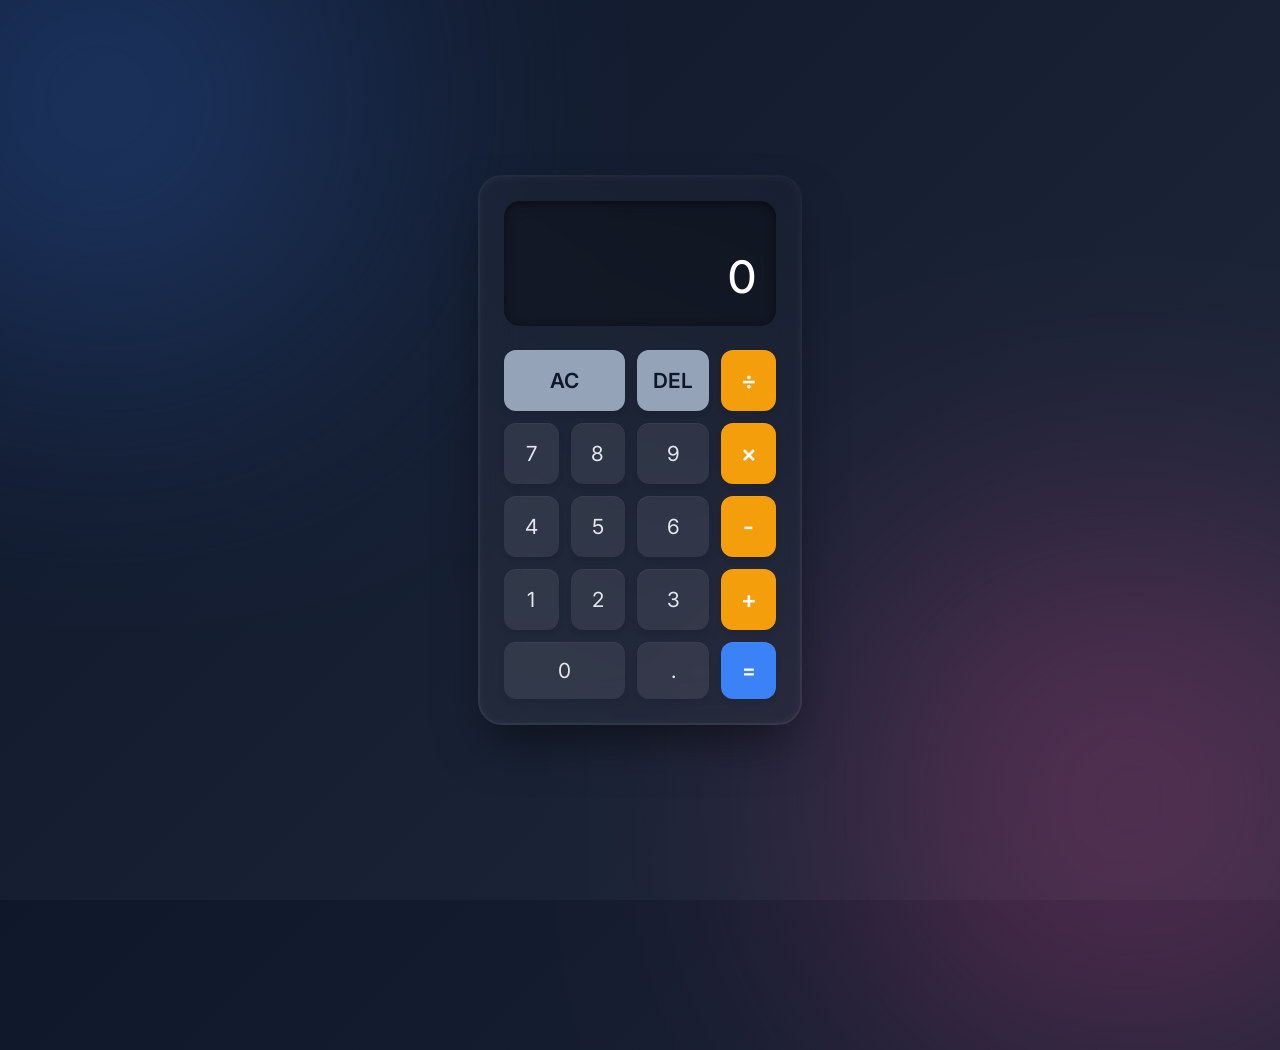
<file: calculator-web/index.html>
<!DOCTYPE html>
<html lang="en">
<head>
    <meta charset="UTF-8">
    <meta name="viewport" content="width=device-width, initial-scale=1.0">
    <title>Premium Calculator</title>
    <meta name="description" content="A beautiful and dynamic web calculator.">
    <link rel="stylesheet" href="style.css">
    <link href="https://fonts.googleapis.com/css2?family=Inter:wght@300;400;500;600&display=swap" rel="stylesheet">
</head>
<body>
    <div class="calculator-container">
        <div class="calculator">
            <div class="display">
                <div class="previous-operand" id="previous-operand"></div>
                <div class="current-operand" id="current-operand">0</div>
            </div>
            <div class="keypad">
                <button class="btn btn-action span-two" data-action="clear">AC</button>
                <button class="btn btn-action" data-action="delete">DEL</button>
                <button class="btn btn-operator" data-action="operation">÷</button>
                
                <button class="btn" data-action="number">7</button>
                <button class="btn" data-action="number">8</button>
                <button class="btn" data-action="number">9</button>
                <button class="btn btn-operator" data-action="operation">×</button>
                
                <button class="btn" data-action="number">4</button>
                <button class="btn" data-action="number">5</button>
                <button class="btn" data-action="number">6</button>
                <button class="btn btn-operator" data-action="operation">-</button>
                
                <button class="btn" data-action="number">1</button>
                <button class="btn" data-action="number">2</button>
                <button class="btn" data-action="number">3</button>
                <button class="btn btn-operator" data-action="operation">+</button>
                
                <button class="btn span-two" data-action="number">0</button>
                <button class="btn" data-action="number">.</button>
                <button class="btn btn-equals" data-action="evaluate">=</button>
            </div>
        </div>
    </div>
    <script src="script.js"></script>
</body>
</html>
</file>
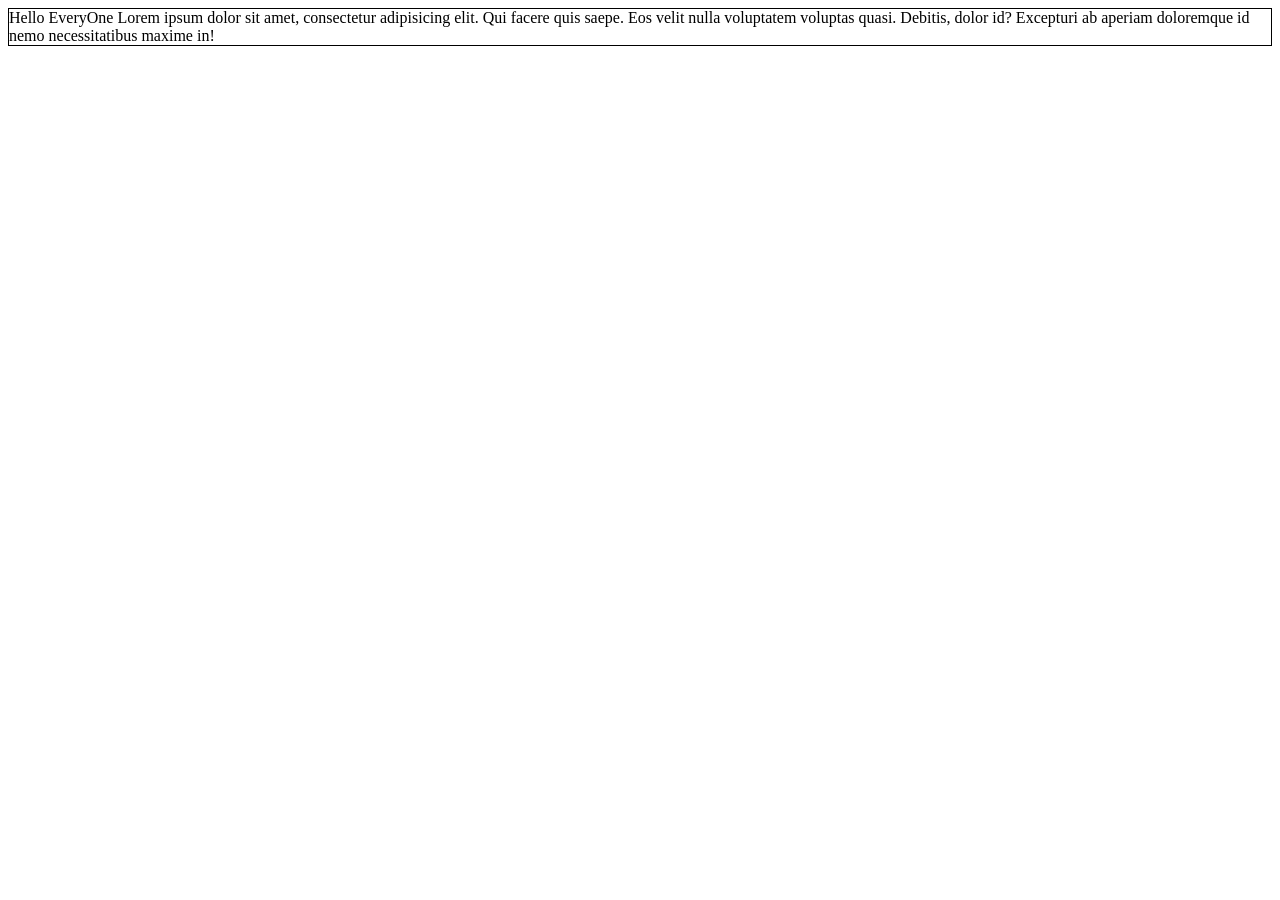
<file: .devcontainer/CSS/Dimension/index.html>
<!DOCTYPE html>
<html lang="en">
<head>
    <meta charset="UTF-8">
    <meta name="viewport" content="width=device-width, initial-scale=1.0">
    <title>Dimension </title>
    <link rel="stylesheet" href="style.css">
</head>
<body>
    <div class="box">Hello EveryOne Lorem ipsum dolor sit amet, consectetur adipisicing elit. Qui facere quis saepe. Eos velit nulla voluptatem voluptas quasi. Debitis, dolor id? Excepturi ab aperiam doloremque id nemo necessitatibus maxime in!
    </div>
</body>
</html>
</file>
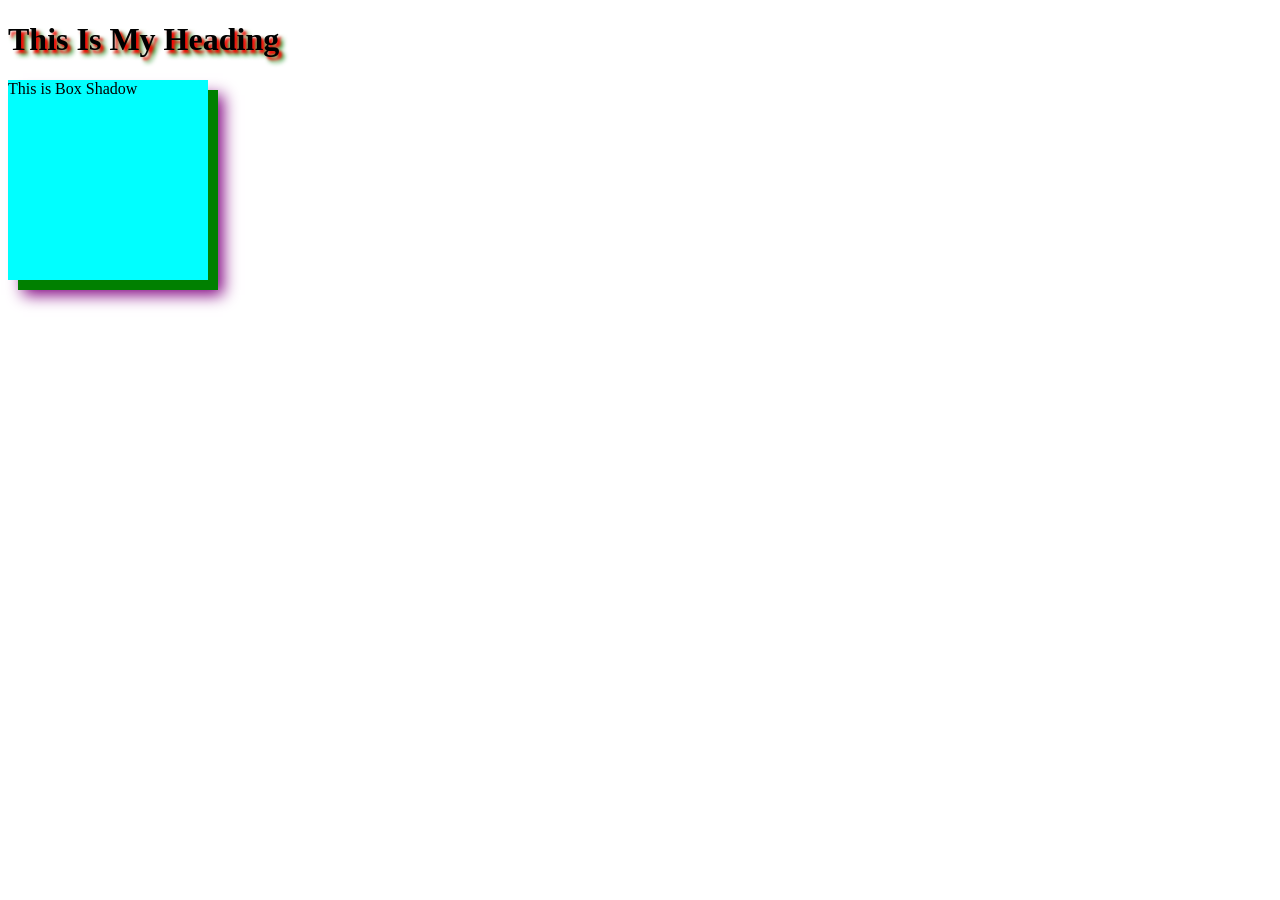
<file: .devcontainer/CSS/Shadow/index.html>
<!DOCTYPE html>
<html lang="en">
<head>
    <meta charset="UTF-8">
    <meta name="viewport" content="width=device-width, initial-scale=1.0">
    <title> Shadow</title>
    <link rel="stylesheet" href="style.css">
</head>
<body>
    <h1>This Is My Heading</h1>
    <div class="box">This is Box Shadow</div>
</body>
</html>
</file>
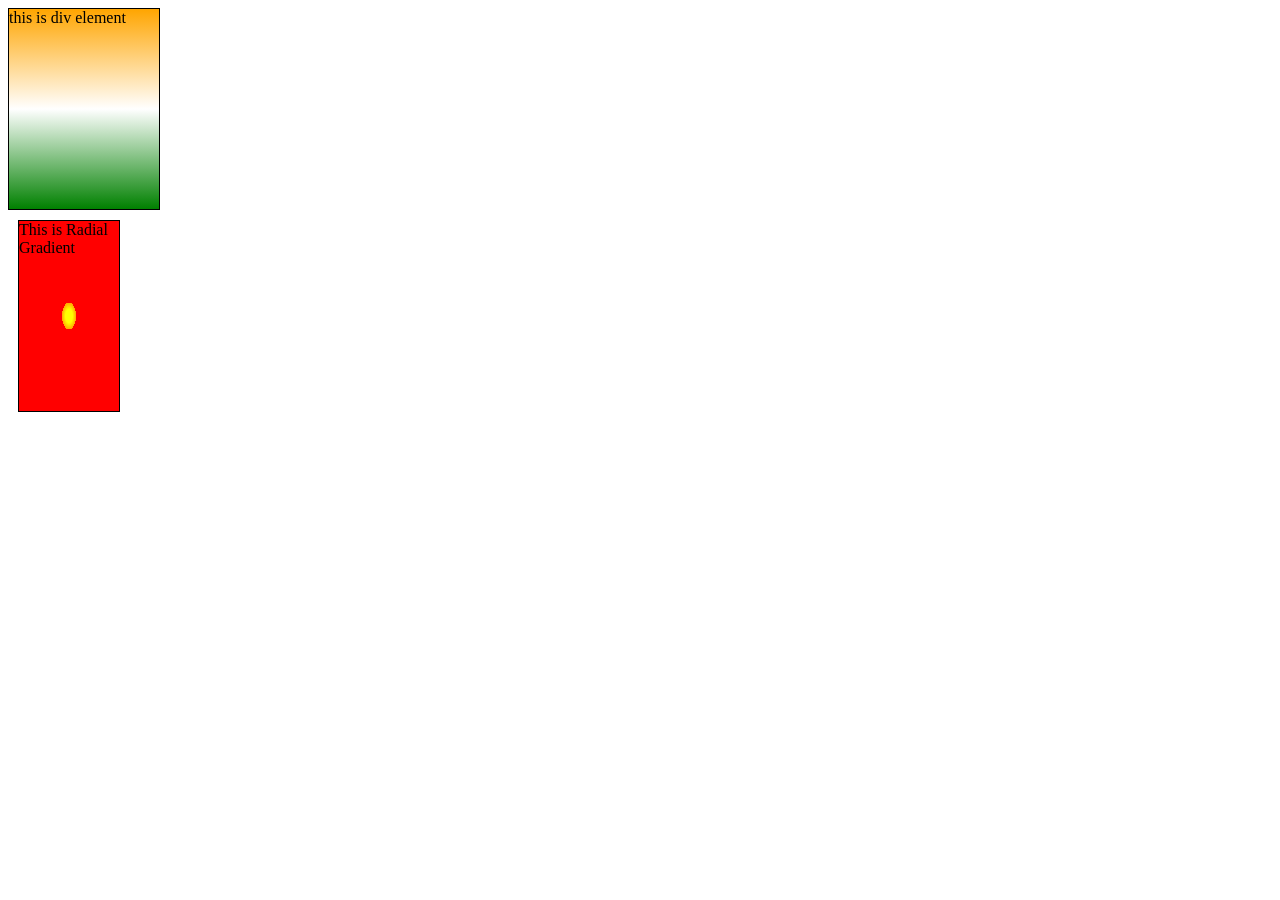
<file: .devcontainer/CSS/index1.html>
<!DOCTYPE html>
<html lang="en">
<head>
    <meta charset="UTF-8">
    <meta name="viewport" content="width=device-width, initial-scale=1.0">
    <title>Document</title>
    <link rel="stylesheet" href="styles1.css">
</head>
<body>
    <div class="box">this is div element </div>
    <div class="mydiv">This is Radial Gradient</div>

</body>
</html>
</file>
<file: calculator-web/style.css>
* {
    margin: 0;
    padding: 0;
    box-sizing: border-box;
    font-family: 'Inter', sans-serif;
}

body {
    display: flex;
    justify-content: center;
    align-items: center;
    min-height: 100vh;
    background: linear-gradient(135deg, #0f172a, #1e293b);
    color: #fff;
    overflow: hidden;
}

/* Background aesthetic blurred blobs */
body::before {
    content: '';
    position: absolute;
    top: -100px;
    left: -100px;
    width: 400px;
    height: 400px;
    background: #3b82f6;
    border-radius: 50%;
    filter: blur(150px);
    z-index: 1;
    opacity: 0.5;
}

body::after {
    content: '';
    position: absolute;
    bottom: -150px;
    right: -100px;
    width: 500px;
    height: 500px;
    background: #ec4899;
    border-radius: 50%;
    filter: blur(150px);
    z-index: 1;
    opacity: 0.4;
}

.calculator-container {
    position: relative;
    z-index: 10;
    padding: 2px;
    background: linear-gradient(45deg, rgba(255, 255, 255, 0.1), rgba(255, 255, 255, 0.03));
    border-radius: 24px;
    box-shadow: 0 25px 50px -12px rgba(0, 0, 0, 0.5);
}

.calculator {
    width: 320px;
    background: rgba(15, 23, 42, 0.4);
    backdrop-filter: blur(20px);
    -webkit-backdrop-filter: blur(20px);
    border-radius: 22px;
    padding: 24px;
    box-shadow: inset 0 0 10px rgba(255, 255, 255, 0.05);
}

.display {
    text-align: right;
    padding: 20px;
    margin-bottom: 24px;
    background: rgba(0, 0, 0, 0.3);
    border-radius: 16px;
    box-shadow: inset 0 2px 10px rgba(0, 0, 0, 0.5);
    word-wrap: break-word;
    word-break: break-all;
    min-height: 100px;
    display: flex;
    flex-direction: column;
    justify-content: flex-end;
}

.previous-operand {
    color: rgba(255, 255, 255, 0.6);
    font-size: 1rem;
    min-height: 24px;
    margin-bottom: 5px;
    transition: all 0.2s ease-in-out;
}

.current-operand {
    font-size: 2.8rem;
    font-weight: 500;
    color: #fff;
    min-height: 56px;
    transition: all 0.2s ease-in-out;
}

.keypad {
    display: grid;
    grid-template-columns: repeat(4, 1fr);
    grid-gap: 12px;
}

.btn {
    border: none;
    outline: none;
    background: rgba(255, 255, 255, 0.08);
    color: #e2e8f0;
    font-size: 1.3rem;
    padding: 16px;
    border-radius: 12px;
    cursor: pointer;
    transition: all 0.15s cubic-bezier(0.4, 0, 0.2, 1);
    box-shadow: 0 4px 6px -1px rgba(0, 0, 0, 0.1), inset 0 1px 1px rgba(255, 255, 255, 0.05);
    user-select: none;
}

.btn:hover {
    background: rgba(255, 255, 255, 0.15);
    transform: translateY(-2px);
    box-shadow: 0 10px 15px -3px rgba(0, 0, 0, 0.2), inset 0 1px 1px rgba(255, 255, 255, 0.1);
}

.btn:active {
    transform: translateY(1px);
    box-shadow: 0 2px 4px rgba(0, 0, 0, 0.1);
    background: rgba(255, 255, 255, 0.05);
}

.btn-operator {
    background: #f59e0b;
    color: #fff;
    font-weight: 600;
    font-size: 1.5rem;
}

.btn-operator:hover {
    background: #fbbf24;
}

.btn-operator:active {
    background: #d97706;
}

.btn-action {
    background: #94a3b8;
    color: #0f172a;
    font-weight: 600;
}

.btn-action:hover {
    background: #cbd5e1;
}

.btn-action:active {
    background: #64748b;
}

.btn-equals {
    background: #3b82f6;
    color: #fff;
    font-weight: 600;
}

.btn-equals:hover {
    background: #60a5fa;
}

.btn-equals:active {
    background: #2563eb;
}

.span-two {
    grid-column: span 2;
}
</file>
<file: .devcontainer/CSS/Dimension/style.css>
.box{
        max-height: 100px;
        border: 1px solid black;
     }
</file>
<file: .devcontainer/CSS/Shadow/style.css>
h1{
    text-shadow:3px  3px 3px red;
    text-shadow:3px  3px 3px red,5px 5px 5px green;
  }

  .box{
    background-color: aqua;
    width: 200px;
    height:200px;
    box-shadow: 10px 10px green, 15px 15px 15px purple;
  }
</file>
<file: .devcontainer/CSS/styles1.css>
.box{
    border: 1px solid black;
    height: 200px;
    width: 150px;
   /* background-image : linear-gradient(red,blue);
   background-image : linear-gradient( to left red,blue); */
    background-image : linear-gradient( to bottom right, red,blue,yellow
    );
    background-image: linear-gradient(to bottom,rgba(255,0,0,0),rgba(0,0,0,0));
    background-image: linear-gradient(orange, white,green);
}


.mydiv{
    border: 1px solid black;
    margin: 10px;
    height: 190px;
    width: 100px;
    background-image:radial-gradient(circle,red,blue,green);
    background-image: radial-gradient(yellow 5%, orange 10%,red 5%);
}
</file>
